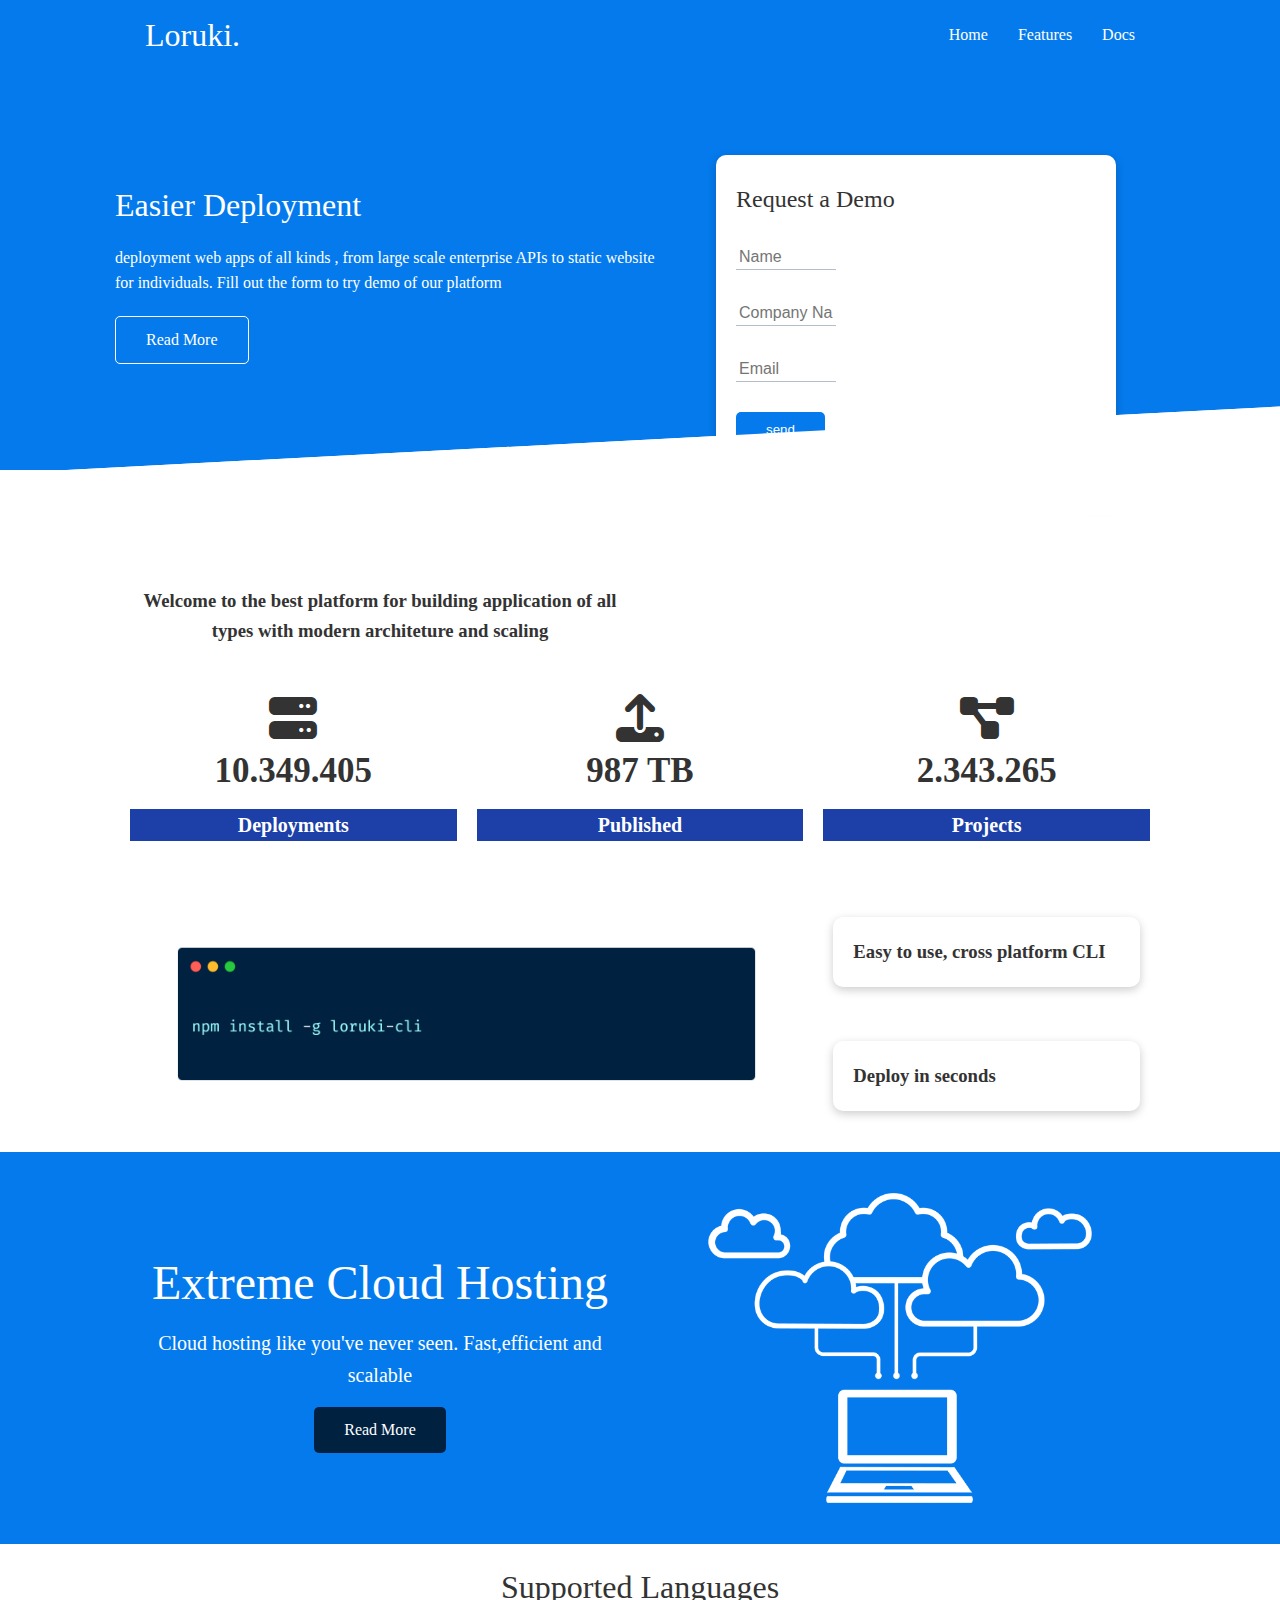
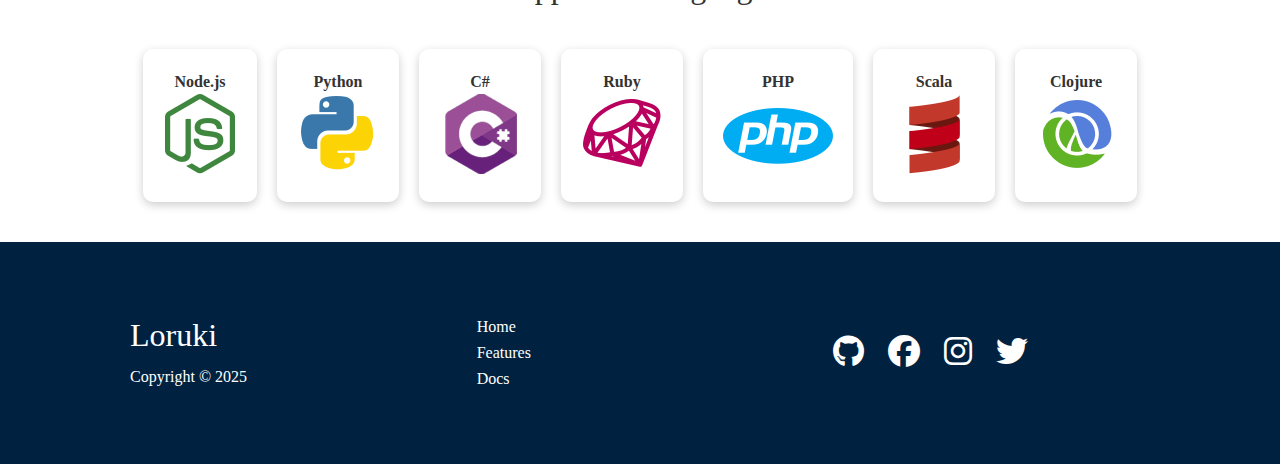
<file: index.html>
<!DOCTYPE html>
<html lang="en">

<head>
    <meta charset="UTF-8">
    <meta name="viewport" content="width=device-width, initial-scale=1.0">
    <link rel="stylesheet" href="https://cdnjs.cloudflare.com/ajax/libs/font-awesome/6.7.2/css/all.min.css"
        integrity="sha512-Evv84Mr4kqVGRNSgIGL/F/aIDqQb7xQ2vcrdIwxfjThSH8CSR7PBEakCr51Ck+w+/U6swU2Im1vVX0SVk9ABhg=="
        crossorigin="anonymous" referrerpolicy="no-referrer" />

    <link rel="stylesheet" href="css/style.css">
    <link rel="stylesheet" href="css/utilities.css">
    <title>Loruki Cloud Hosting For Everyone</title>
</head>

<body>
      <!-- Navbar -->
      <div class="nav">
        <div class="container flex">
             <h1 class="logo"><a href="index.html">Loruki.</a></h1>
            <nav>
                <ul>
                    <li><a href="index.html">Home</a></li>
                    <li><a href="features.html">Features</a></li>
                    <li><a href="docs.html">Docs</a></li>
                </ul>
            </nav>
        </div>
    </div>
    <!-- showcase-->
    <section class="showcase">
        <div class="container grid">
            <div class="showcase-text">
                <h1>Easier Deployment</h1>
                <p>deployment web apps of all kinds ,
                    from large scale enterprise APIs to static
                    website for individuals. Fill out the
                    form to try demo of our platform </p>
                <a href="features.html" class="btn btn-outline">Read More</a>
            </div>
            <div class="showcase-form card">
                <h2>Request a Demo</h2>
                <form>

                    <div class="form-control">
                        <input type="text" name="name" placeholder="Name " required>
                    </div>

                    <div class="form-control">
                        <input type="text" name="company" placeholder="Company Name " required>
                    </div>

                    <div class="form-control">
                        <input type="email" name="email" placeholder="Email" required>
                    </div>

                    <input type="button" value="send" class="btn btn-primary">
                </form>
            </div>

        </div>
    </section>
    <!-- Stats -->
    <section class="stats">
        <div class="container">
            <h3 class="stats-heading text-center my-1">
                Welcome to the best platform for building application
                of all types with modern architeture and scaling
            </h3>
            <div class="grid grid-3 text-center my-4">
                <div>
                    <i class="fas fa-server fa-3x"></i>
                    <h3>10.349.405</h3>
                    <p class="text-secondary">Deployments</p>
                </div>
                <div><i class="fas fa-upload fa-3x"></i>
                    <h3>987 TB</h3>
                    <p class="text-secondary">Published</p>
                </div>
                <div><i class="fas fa-project-diagram fa-3x"></i>
                    <h3>2.343.265</h3>
                    <p class="text-secondary">Projects</p>
                </div>
            </div>
        </div>
    </section>

    <section class="cli">
        <div class="container grid">
            <img src="images/cli.png" alt="">
            <div class="card">
                <h3>Easy to use, cross platform CLI</h3>
            </div>
            <div class="card">
                <h3>Deploy in seconds</h3>
            </div>
        </div>
    </section>

    <!-- Cloud -->
<section class="cloud bg-primary my-2 py-2">
    <div class="container grid">
        <div class="text-center">
            <h2 class="lg">Extreme Cloud Hosting</h2>
            <P class="lead my-1">Cloud hosting like you've never seen.
                Fast,efficient and scalable </P>
                <a href="" class="btn btn-dark">Read More</a>
        </div>
        <img src="images/cloud.png" alt="">
    </div>
</section>
<!-- Languages -->


 <section class="languages">
        <h2 class="md text-center my-2">
            Supported Languages
        </h2>
        <div class="container flex">
            <div class="card">
                <h4>Node.js</h4>
                <img src="images/logos/node.png" alt="">
            </div>
            <div class="card">
                <h4>Python</h4>
                <img src="images/logos/python.png" alt="">
              </div>
              <div class="card">
                <h4>C#</h4>
                <img src="images/logos/csharp.png" alt="">
              </div>
              <div class="card">
                <h4>Ruby</h4>
                <img src="images/logos/ruby.png" alt="">
              </div>
              <div class="card">
                <h4>PHP</h4>
                <img src="images/logos/php.png" alt="">
              </div>
              <div class="card">
                <h4>Scala</h4>
                <img src="images/logos/scala.png" alt="">
              </div>
              <div class="card">
                <h4>Clojure</h4>
                <img src="images/logos/clojure.png" alt="">
              </div>
        </div>
    </section>

    <!-- Footer -->
     <footer class="footer bg-dark py-5">
        <div class="container grid grid-3">
            <div>
                <h1>Loruki
                </h1>
                <p>Copyright &copy; 2025</p>
            </div>
            <nav>
                <ul>
                    <li><a href="index.html"></a>Home</li>
                    <li><a href="features.html"></a>Features</li>
                    <li><a href="docs.html"></a>Docs</li>
                </ul>
            </nav>
            <div class="social">
                <a href="#"><i class="fab fa-github fa-2x"></i></a>
                <a href="#"><i class="fab fa-facebook fa-2x"></i></a>
                <a href="#"><i class="fab fa-instagram fa-2x"></i></a>
                <a href="#"><i class="fab fa-twitter fa-2x"></i></a>
            </div>
        </div>
     </footer>
</body>
</html>
</file>
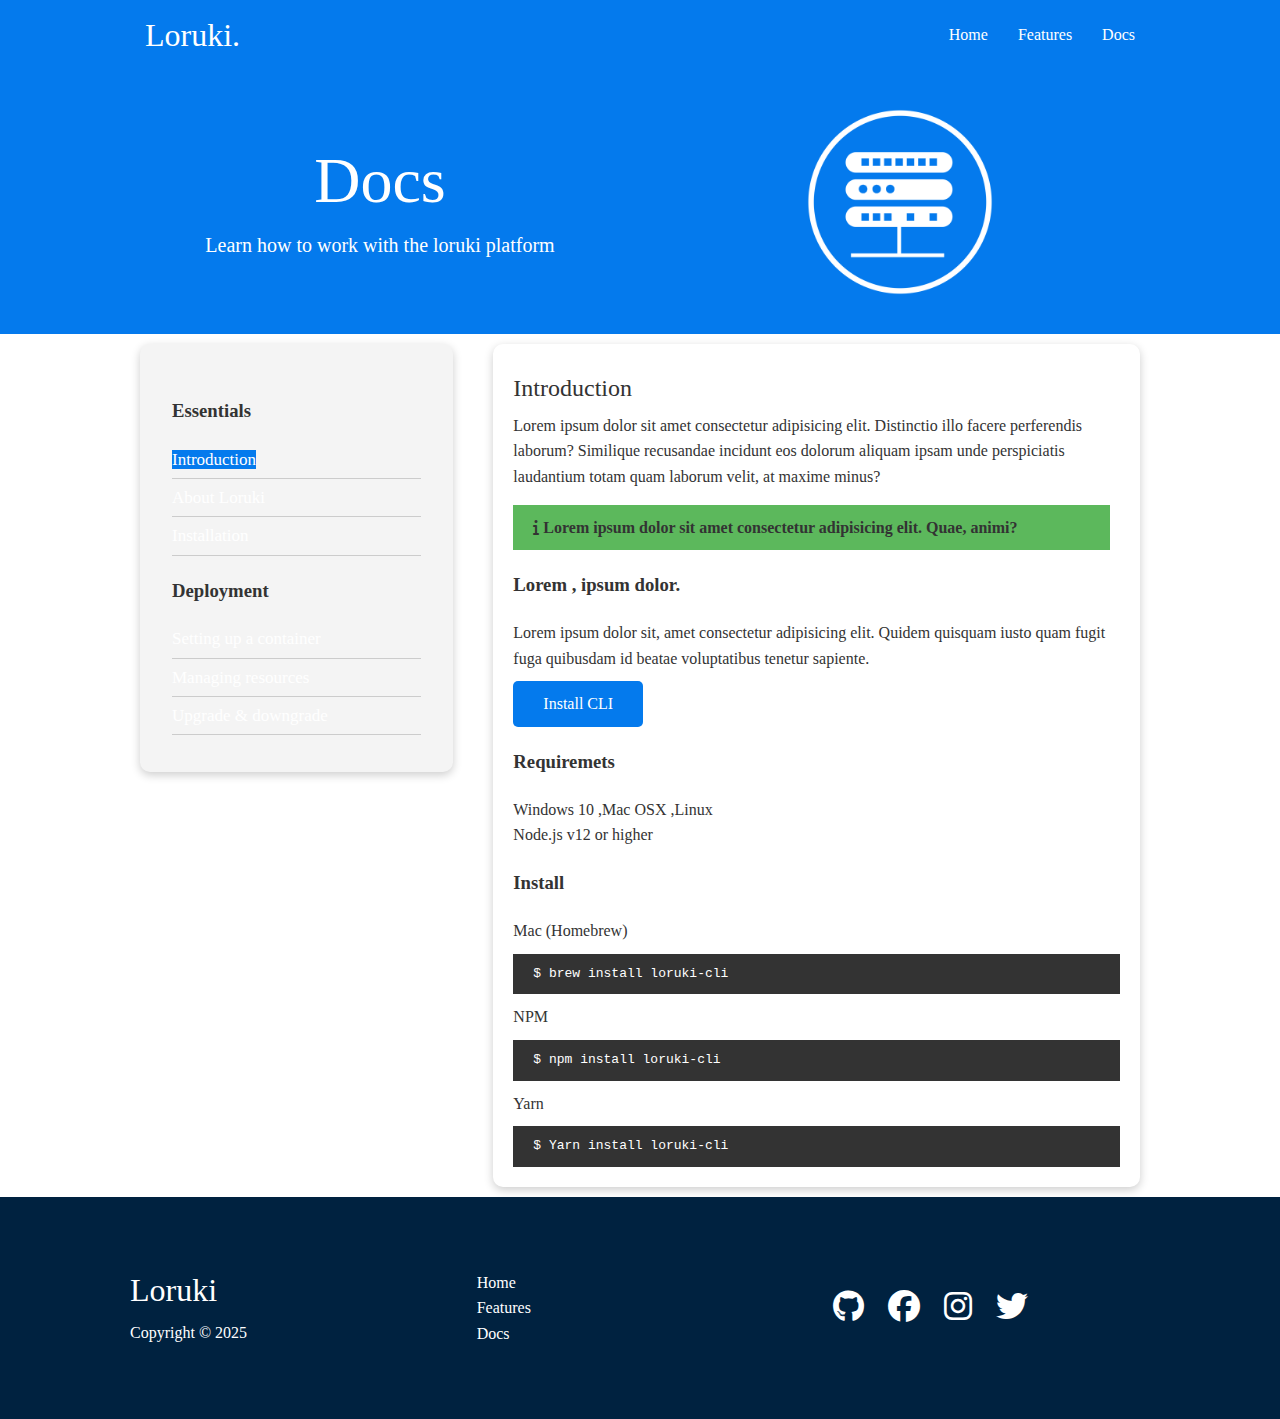
<file: docs.html>
<!DOCTYPE html>
<html lang="en">

<head>
    <meta charset="UTF-8">
    <meta name="viewport" content="width=device-width, initial-scale=1.0">
    <link rel="stylesheet" href="https://cdnjs.cloudflare.com/ajax/libs/font-awesome/6.7.2/css/all.min.css"
        integrity="sha512-Evv84Mr4kqVGRNSgIGL/F/aIDqQb7xQ2vcrdIwxfjThSH8CSR7PBEakCr51Ck+w+/U6swU2Im1vVX0SVk9ABhg=="
        crossorigin="anonymous" referrerpolicy="no-referrer" />

    <link rel="stylesheet" href="css/style.css">
    <link rel="stylesheet" href="css/utilities.css">
    <title>Loruki Cloud Hosting For Everyone</title>
</head>

<body>
     <!-- Navbar -->
     <div class="nav">
        <div class="container flex">
             <h1 class="logo"><a href="index.html">Loruki.</a></h1>
            <nav>
                <ul>
                    <li><a href="index.html">Home</a></li>
                    <li><a href="features.html">Features</a></li>
                    <li><a href="docs.html">Docs</a></li>
                </ul>
            </nav>
        </div>
    </div>
  <!-- Head -->
  <section class="docs-head bg-primary py-3">
    <div class="container grid">
        <div>
            <h1 class="xl">Docs</h1>
            <p class="lead">
               Learn how to work with the loruki platform
            </p>
        </div>
        <img src="images/server.png" alt="">
    </div>
</section>


<!-- Docs main -->
<secition class="docs-main my-4">
    <div class="container grid">
        <div class="card bg-light p-3">
            <h3 class="my-2">Essentials</h3>
                <nav>
                    <ul>
                        
                        <li><a class="text-primary">Introduction</a></li>
                        <li><a href="#">About Loruki</a></li>
                        <li><a href="#">Installation</a></li>
                    </ul>
                </nav>
           
                <h3 class="my-2">Deployment</h3>
                <nav>
                    <ul>
                        <li><a href="#">Setting up a container</a></li>
                        <li><a href="#">Managing resources</a></li>
                        <li><a href="#">Upgrade & downgrade</a></li>
                    </ul>
                </nav>
        </div>
        <div class="card">
            <h2>Introduction</h2>
            <p>Lorem ipsum dolor sit amet consectetur adipisicing
                 elit. Distinctio illo facere 
                 perferendis laborum? Similique recusandae
                  incidunt eos dolorum aliquam ipsam unde 
                  perspiciatis laudantium totam quam laborum
                   velit, at maxime minus?</p>

                   <div class="alert alert-success">
                    <i class="fas fa-info"></i>
                    Lorem ipsum dolor sit amet consectetur 
                    adipisicing elit. Quae, animi?
                   </div>

                   <h3>Lorem , ipsum dolor.</h3>
                   <p>Lorem ipsum dolor sit, amet consectetur
                     adipisicing elit. 
                    Quidem quisquam iusto quam fugit fuga quibusdam
                     id beatae voluptatibus tenetur sapiente.</p>
                     <a href="" class="btn btn-primary">Install CLI</a>

                     <h3>Requiremets</h3>
                     <ul>
                        <li>Windows 10 ,Mac OSX ,Linux</li>
                        <li>Node.js v12 or higher</li>
                    </ul>
                    <h3>Install</h3>
                    <p>Mac (Homebrew)</p>
                    <pre><code>$ brew install loruki-cli</loruki-cli></code></pre>

                    <p>NPM</p>
                    <pre><code>$ npm install loruki-cli</loruki-cli></code></pre>

                    <p>Yarn</p>
                    <pre><code>$ Yarn install loruki-cli</loruki-cli></code></pre>

        </div>
    </div>
</secition>
    <!-- Footer -->
     <footer class="footer bg-dark py-5">
        <div class="container grid grid-3">
            <div>
                <h1>Loruki
                </h1>
                <p>Copyright &copy; 2025</p>
            </div>
            <nav>
                <ul>
                    <li><a href="index.html"></a>Home</li>
                    <li><a href="features.html"></a>Features</li>
                    <li><a href="docs.html"></a>Docs</li>
                </ul>
            </nav>
            <div class="social">
                <a href="#"><i class="fab fa-github fa-2x"></i></a>
                <a href="#"><i class="fab fa-facebook fa-2x"></i></a>
                <a href="#"><i class="fab fa-instagram fa-2x"></i></a>
                <a href="#"><i class="fab fa-twitter fa-2x"></i></a>
            </div>
        </div>
     </footer>
</body>
</html>
</file>
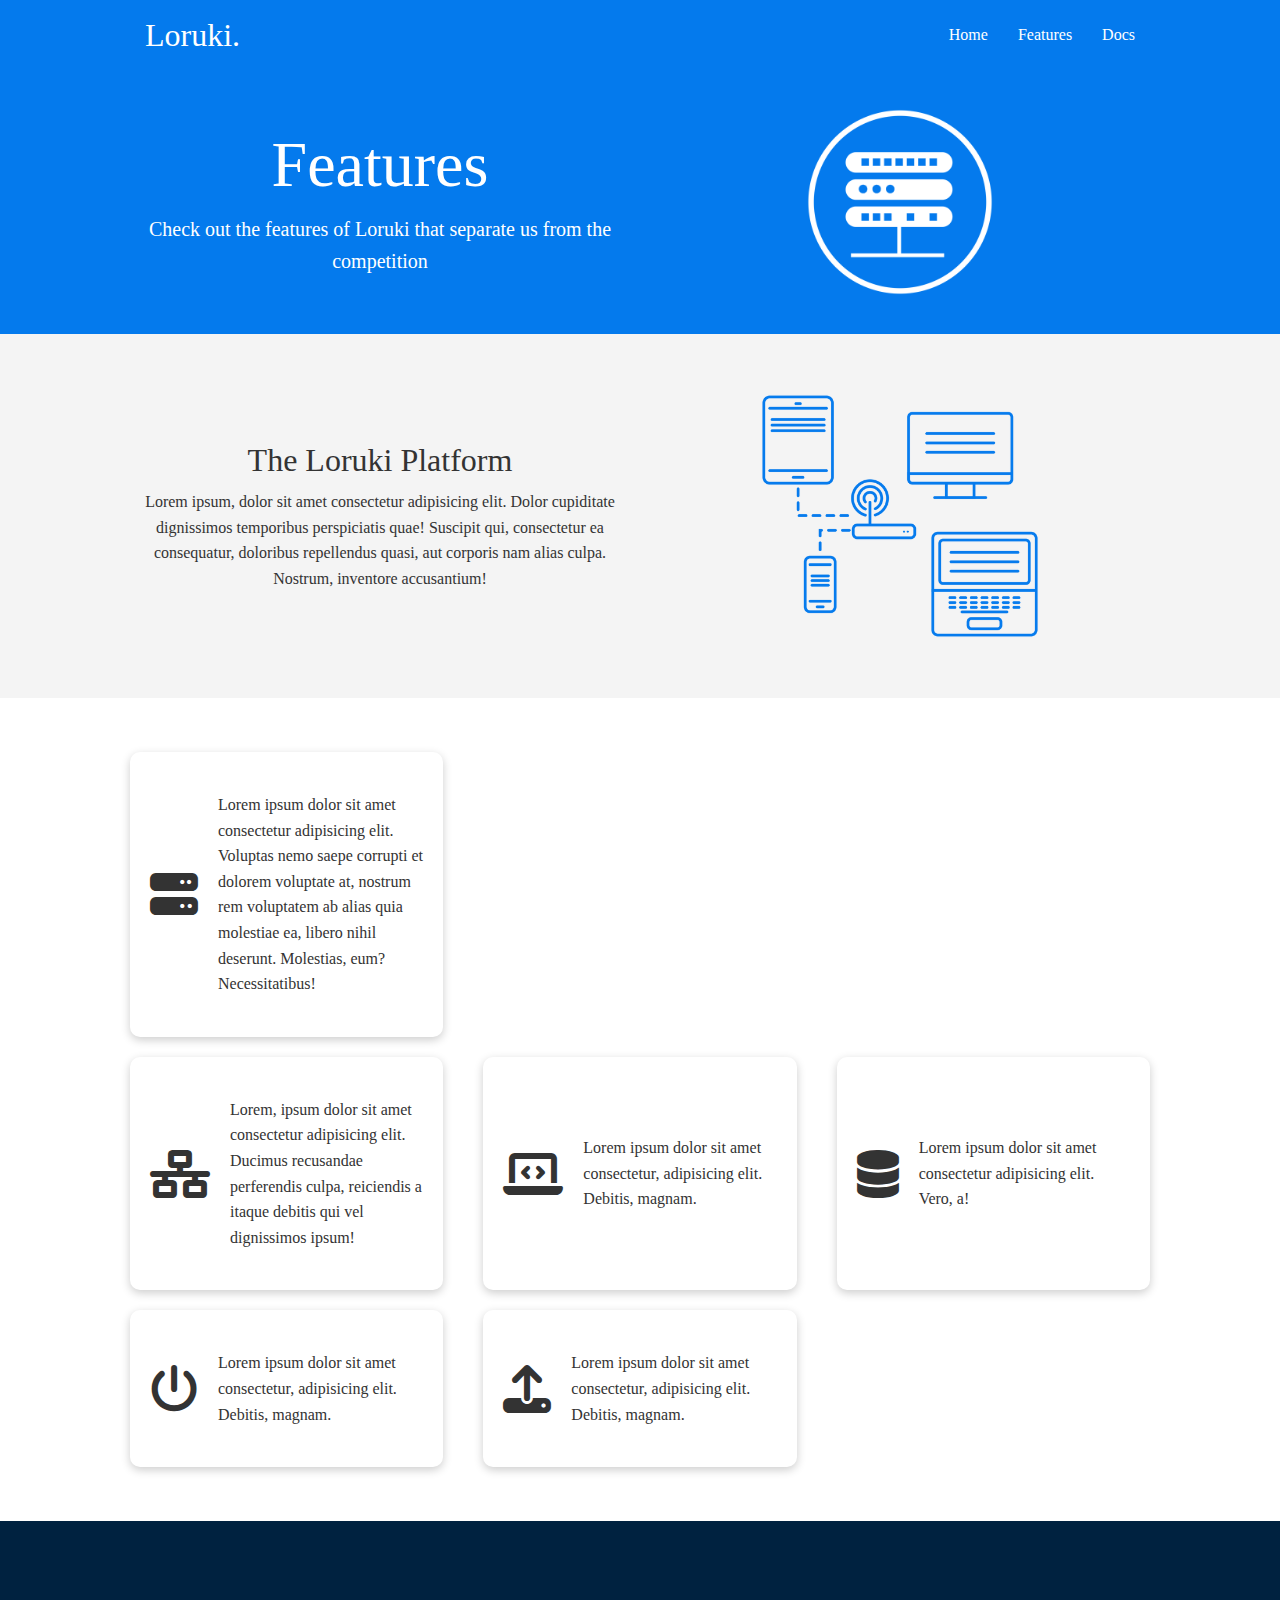
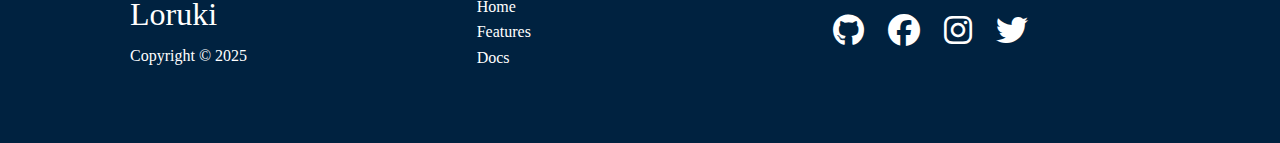
<file: features.html>
<!DOCTYPE html>
<html lang="en">

<head>
    <meta charset="UTF-8">
    <meta name="viewport" content="width=device-width, initial-scale=1.0">
    <link rel="stylesheet" href="https://cdnjs.cloudflare.com/ajax/libs/font-awesome/6.7.2/css/all.min.css"
        integrity="sha512-Evv84Mr4kqVGRNSgIGL/F/aIDqQb7xQ2vcrdIwxfjThSH8CSR7PBEakCr51Ck+w+/U6swU2Im1vVX0SVk9ABhg=="
        crossorigin="anonymous" referrerpolicy="no-referrer" />

    <link rel="stylesheet" href="css/style.css">
    <link rel="stylesheet" href="css/utilities.css">
    <title>Loruki Cloud Hosting For Everyone</title>
</head>

<body>
     <!-- Navbar -->
     <div class="nav">
        <div class="container flex">
             <h1 class="logo"><a href="index.html">Loruki.</a></h1>
            <nav>
                <ul>
                    <li><a href="index.html">Home</a></li>
                    <li><a href="features.html">Features</a></li>
                    <li><a href="docs.html">Docs</a></li>
                </ul>
            </nav>
        </div>
    </div>
  <!-- Head -->
  <section class="features-head bg-primary py-3">
    <div class="container grid">
        <div>
            <h1 class="xl">Features</h1>
            <p class="lead">
                Check out the features of Loruki that separate us from the
                    competition
            </p>
        </div>
        <img src="images/server.png" alt="">
    </div>
</section>
<!-- sub head -->
<section class="features-sub-head bg-light py-3">
    <div class="container grid">
        <div>
            <h1 class="md">The Loruki Platform</h1>
            <p>
                Lorem ipsum, dolor sit amet consectetur
                 adipisicing elit. Dolor cupiditate
                  dignissimos temporibus perspiciatis quae!
                   Suscipit qui, consectetur ea consequatur,
                    doloribus repellendus quasi, 
                    aut corporis nam alias culpa.
                     Nostrum, inventore accusantium!
            </p>
        </div>
        <img src="images/server2.png" alt="">
    </div>
</section>

<section class="features-main my-2">
    <div class="container grid grid-3">
        <div class="card flex">
            <i class="fas fa-server fa-3x"></i>
                <p>Lorem ipsum dolor sit amet consectetur
                     adipisicing elit. Voluptas nemo saepe corrupti
                      et dolorem voluptate at, nostrum rem voluptatem
                       ab alias quia molestiae ea, libero nihil 
                       deserunt. Molestias, eum? Necessitatibus!</p>
            </i>
        </div>
        <div class="card flex">
            <i class="fas fa-network-wired fa-3x"></i>
            <p>
                Lorem, ipsum dolor sit amet consectetur adipisicing elit. Ducimus
                recusandae perferendis culpa, reiciendis a itaque debitis qui vel
                dignissimos ipsum!
            </p>
        </div>
        <div class="card flex">
            <i class="fas fa-laptop-code fa-3x"></i>
            <p>
                Lorem ipsum dolor sit amet consectetur, adipisicing elit. Debitis,
                magnam.
            </p>
        </div>
        <div class="card flex">
            <i class="fas fa-database fa-3x"></i>
            <p>
                Lorem ipsum dolor sit amet consectetur adipisicing elit. Vero, a!
            </p>
        </div>
        <div class="card flex">
            <i class="fas fa-power-off fa-3x"></i>
            <p>
                Lorem ipsum dolor sit amet consectetur, adipisicing elit. Debitis,
                magnam.
            </p>
        </div>
        <div class="card flex">
            <i class="fas fa-upload fa-3x"></i>
            <p>
                Lorem ipsum dolor sit amet consectetur, adipisicing elit. Debitis,
                magnam.
            </p>
        </div>
    </div>
</section>
    <!-- Footer -->
     <footer class="footer bg-dark py-5">
        <div class="container grid grid-3">
            <div>
                <h1>Loruki
                </h1>
                <p>Copyright &copy; 2025</p>
            </div>
            <nav>
                <ul>
                    <li><a href="index.html"></a>Home</li>
                    <li><a href="features.html"></a>Features</li>
                    <li><a href="docs.html"></a>Docs</li>
                </ul>
            </nav>
            <div class="social">
                <a href="#"><i class="fab fa-github fa-2x"></i></a>
                <a href="#"><i class="fab fa-facebook fa-2x"></i></a>
                <a href="#"><i class="fab fa-instagram fa-2x"></i></a>
                <a href="#"><i class="fab fa-twitter fa-2x"></i></a>
            </div>
        </div>
     </footer>
</body>
</html>
</file>
<file: css/style.css>
@import url('https://fonts.googleapis.com/css2?family=Lato:ital,wght@0,100;0,300;0,400;0,700;0,900;1,100;1,300;1,400;1,700;1,900&display=swap');


:root {
    --primary-color: #047aed;
    --secondary-color: #1c3fa8;
    --dark-color: #002240;
    --light-color: #f4f4f4;
    --success-color:#5cb85c;
    --error-color:#d9534f;
}

* {
    box-sizing: border-box;
    padding: 0;
    margin: 0;
}

body {
    font-family: 'lato' sans-serif;
    color: #333;
    line-height: 1.6;

}

ul {
    list-style-type: none;
}

a {
    text-decoration: none;
    color: #333;
}

h1,
h2 {
    font-weight: 300;
    line-height: 1.2;
    margin: 10px 0;
}

p {
    margin: 10px 0;
}

img {
    width: 100%;
}

code, pre{
    background-color:#333;
    color: #fff;
    padding: 10px;
}

/*Navbar*/

.nav {
    background-color: var(--primary-color);
    color: #fff;
    height: 70px;
}

.nav ul {
    display: flex;
}

.nav a {
    color: #fff;
    padding: 10px;
    margin: 0 5px;
}

.nav a:hover {
    border-bottom: 2px #fff solid;
}

.nav .flex {
    justify-content: space-between;
}

/*showcase*/
.showcase {
    height: 400px;
    background-color: var(--primary-color);
    color: #fff;
    position: relative;
    padding: 0;
}

.showcase h1 {
    font: size 40px;
    ;
}

.showcase p {
    margin: 20px 0;
}

.showcase .grid {
    overflow: visible;
    grid-template-columns: 55% 45%;
    gap: 30px;
}

.showcase-text {
    
    animation: slideInFromLeft 1s ease-in;
  }

.showcase-form{
    position:relative ;
    top: 60px;
    height: 350px;
    width: 400px;
    padding: 40px;
    z-index: 100px ;
    animation: slideInFromRight 1s ease-in;
}

.showcase-form .form-control{
    margin: 30px 0 ;
}
.showcase-form input[type='text'], 
.showcase-form input[type='email']{
    border: 0;
    border-bottom: 1px solid #b4becb;
    width: 100px;
    padding: 3px;
    font-size: 16px;
}

.showcase-form input:focus{
    outline: none;
}
.showcase::before,
.showcase::after{
    content: '';
    position: absolute;
    height: 100px;
    bottom: -70px;
    right: 0;
    left: 0;
    background:white;
    transform: skewY(-3deg);
    -webkit-transform: skewY(-3deg);
    -moz-transform: skewY(-3deg);
    -ms-transform: skewY(-3deg);
}

/* Stats */
.stats {
    padding-top: 100px;
    animation: slideInFromBottom 1s ease-in;
    
  }
  
  .stats-heading {
    max-width: 500px;
    margin: auto;
  }
  
  .stats .grid h3 {
    font-size: 35px;
  }
  
  .stats .grid p {
    font-size: 20px;
    font-weight: bold;
  }
    


/* Cli */
/* Cli */
.cli .grid {
    grid-template-columns: repeat(3, 1fr);
    grid-template-rows: repeat(2, 1fr);
  }
  
  .cli .grid > *:first-child {
    grid-column: 1 / span 2;
    grid-row: 1 / span 2;
  }

  /* Cloud */
.cloud.grid{
    grid-template-columns:4fr 3fr ;
}
/* Languages */
.languages .flex {
    flex-wrap: wrap;
  }

  .languages .card {
    text-align: center;
    margin: 18px 10px 40px;
    transition: transform 0.2s ease-in;
}
.languages.card h4{
    font-size: 20px;
    margin-bottom: 10px;
}
.languages .card:hover {
    transform: translateY(-15px);
}

/* Features */

.features-head img , .docs-head img {
    width: 200px;
    justify-self:flex-end ;
}
.features-sub-head img {
    width: 300px;
    justify-self: flex-end;
  }
  .features-main .card >i {
    margin-right: 20px;
  }

  .features-main .grid {
    padding: 30px;
  }

  .features-main .grid >*:first-child {
    grid-column: 1 /span3;
  }
  .features-main .grid >*:nth-child(2) {
    grid-column: 1 /span2;
  }

/* Docs */
.docs-main h3{
    margin: 20px 0;
}
.docs-main .grid{
    grid-template-columns: 1fr 2fr;
    align-items: flex-start;
}
.docs-main nav li{
    font-size: 17px;
    padding-bottom: 5px;
    margin-bottom: 5px;
    border-bottom: 1px #ccc solid;
}

.docs-main a:hover{
    font-weight: bold;
}

/* Footer */
.footer .social a{
    margin: 0 10px;
}

/* Animations */
@keyframes slideInFromLeft {
    0% {
      transform: translateX(-100%);
    }
  
    100% {
      transform: translateX(0);
    }
  }
  
  @keyframes slideInFromRight {
    0% {
      transform: translateX(100%);
    }
  
    100% {
      transform: translateX(0);
    }
  }
  
  @keyframes slideInFromTop {
    0% {
      transform: translateY(-100%);
    }
  
    100% {
      transform: translateX(0);
    }
  }
  
  @keyframes slideInFromBottom {
    0% {
      transform: translateY(100%);
    }
  
    100% {
      transform: translateX(0);
    }
  }



/* Tablets and Under */
@media(max-width:768px){
   
    .grid,
    .showcase .grid,
    .stats .grid,
    .cli .grid,
    .cloud .grid ,
    .features-main .grid ,
    .docs-main .grid
    {
      grid-template-columns: 1fr;
      grid-template-rows: 1fr;
    }

.showcase{
    height: auto;
}

.showcase-text{
    text-align: center;
    margin-top: 40px;
    animation: slideInFromRTop 1s ease-in;
}

.showcase-form{
    justify-self: center;
    margin: auto;
    animation: slideInFromBottom 1s ease-in;
}

.cli .grid > *:first-child {
    grid-column: 1;
    grid-row: 1;
  }
}
.features-head,
.features-sub-head, 
.docs-head {
    text-align:center;
}


.features-head img,
.features-sub-head img, 
.docs-head img {
    justify-self:center;
}

.features-main .grid > *:first-child ,
.features-main .grid> *:nth-child(2){
    grid-column: 1;
}

/* Mobile */
@media(max-width:500px){
    .nav{ 
        height: 110px;
    }
    .nav .flex{
        flex-direction: column;
    }
    .nav .ul{
        padding: 10px;
        background-color: rgba(0, 0, 0,0.1);
    }
}
</file>
<file: css/utilities.css>
.container {
    max-width: 1100px;
    margin: 0 auto;
    overflow: auto;
    padding: 0 40px;
  }
  
  .card {
    background-color: #fff;
    color: #333;
    border-radius: 10px;
    box-shadow: 0 3px 10px rgba(0, 0, 0, 0.2);
    padding: 20px;
    margin: 10px;
  }

  .btn {
    display: inline-block;
    padding: 10px 30px;
    cursor: pointer;
    background: var(--primary-color);
    color: #fff;
    border: none;
    border-radius: 5px;
  }

  .btn-outline {
    background-color: transparent;
    border: 1px #fff solid;
  }
  
.btn:hover {
    transform: scale(0.98);
  }

/* Backgrounds & colored buttons */
.bg-primary,
.btn-primary {
  background-color: var(--primary-color);
  color: #fff;
}

.bg-secondary,
.btn-secondary {
  background-color: var(--secondary-color);
  color: #fff;
}

.bg-dark,
.btn-dark {
  background-color: var(--dark-color);
  color: #fff;
}

.bg-light,
.btn-light {
  background-color: var(--light-color);
  color: #333;
}


.bg-primary a,
.btn-primary a,.bg-secondary a,
.btn-secondary a,.bg-dark a ,
.btn-dark a ,.bg-light a,
.btn-light a {
    color: #fff;
}

/* Text colors */
.text-primary{
  background-color: var(--primary-color);
  color: #fff;
}

.text-secondary {
  background-color: var(--secondary-color);
  color: #fff;
}

.text-dark {
  background-color: var(--dark-color);
  color: #fff;
}

.text-light {
  background-color: var(--light-color);
  color: #333;
}


/* Text Sizes */
.lead{
    font-size: 20px;
}
.sm{
    font-size: 1rem;
}
.md{
    font-size: 2rem;
}
.lg{
    font-size: 3rem;
}
.xl{
    font-size:  4rem; ;
}

.text-center {
    text-align: center;
  }
/* Alert */
.alert{
  background-color: var(--light-color);
  padding: 10px 20px;
  font-weight: bold;
  margin: 15px 0;
}

.alert {
  margin-right:10px ;
  
}
.alert-success {
  background-color: var(--success-color);

}
.alert-error{
  background-color: var(--error-color);
}

  .flex {
    display: flex;
    justify-content: center;
    align-items: center;
    height: 100%;
  }

.grid {
    display: grid;
    grid-template-columns: repeat(2, 1fr);
    gap: 20px;
    justify-content: center;
    align-items: center;
    height: 100%;
  }
  
  .grid-3 {
    grid-template-columns: repeat(3, 1fr);
  }

/* Margin */
.my-1 {
    margin: 1rem 0;
  }
  
  .my-2 {
    margin: 1.5rem 0;
  }
  
  .my-3 {
    margin: 2rem 0;
  }
  
  .my-4 {
    margin: 3rem 0;
  }
  
  .my-5 {
    margin: 4rem 0;
  }
  
  .m-1 {
    margin: 1rem;
  }
  
  .m-2 {
    margin: 1.5rem;
  }
  
  .m-3 {
    margin: 2rem;
  }
  
  .m-4 {
    margin: 3rem;
  }
  
  .m-5 {
    margin: 4rem;
  }
  
  /* Padding */
  .py-1 {
    padding: 1rem 0;
  }
  
  .py-2 {
    padding: 1.5rem 0;
  }
  
  .py-3 {
    padding: 2rem 0;
  }
  
  .py-4 {
    padding: 3rem 0;
  }
  
  .py-5 {
    padding: 4rem 0;
  }
  
  .p-1 {
    padding: 1rem;
  }
  
  .p-2 {
    padding: 1.5rem;
  }
  
  .p-3 {
    padding: 2rem;
  }
  
  .p-4 {
    padding: 3rem;
  }
  
  .p-5 {
    padding: 4rem;
  }
</file>
